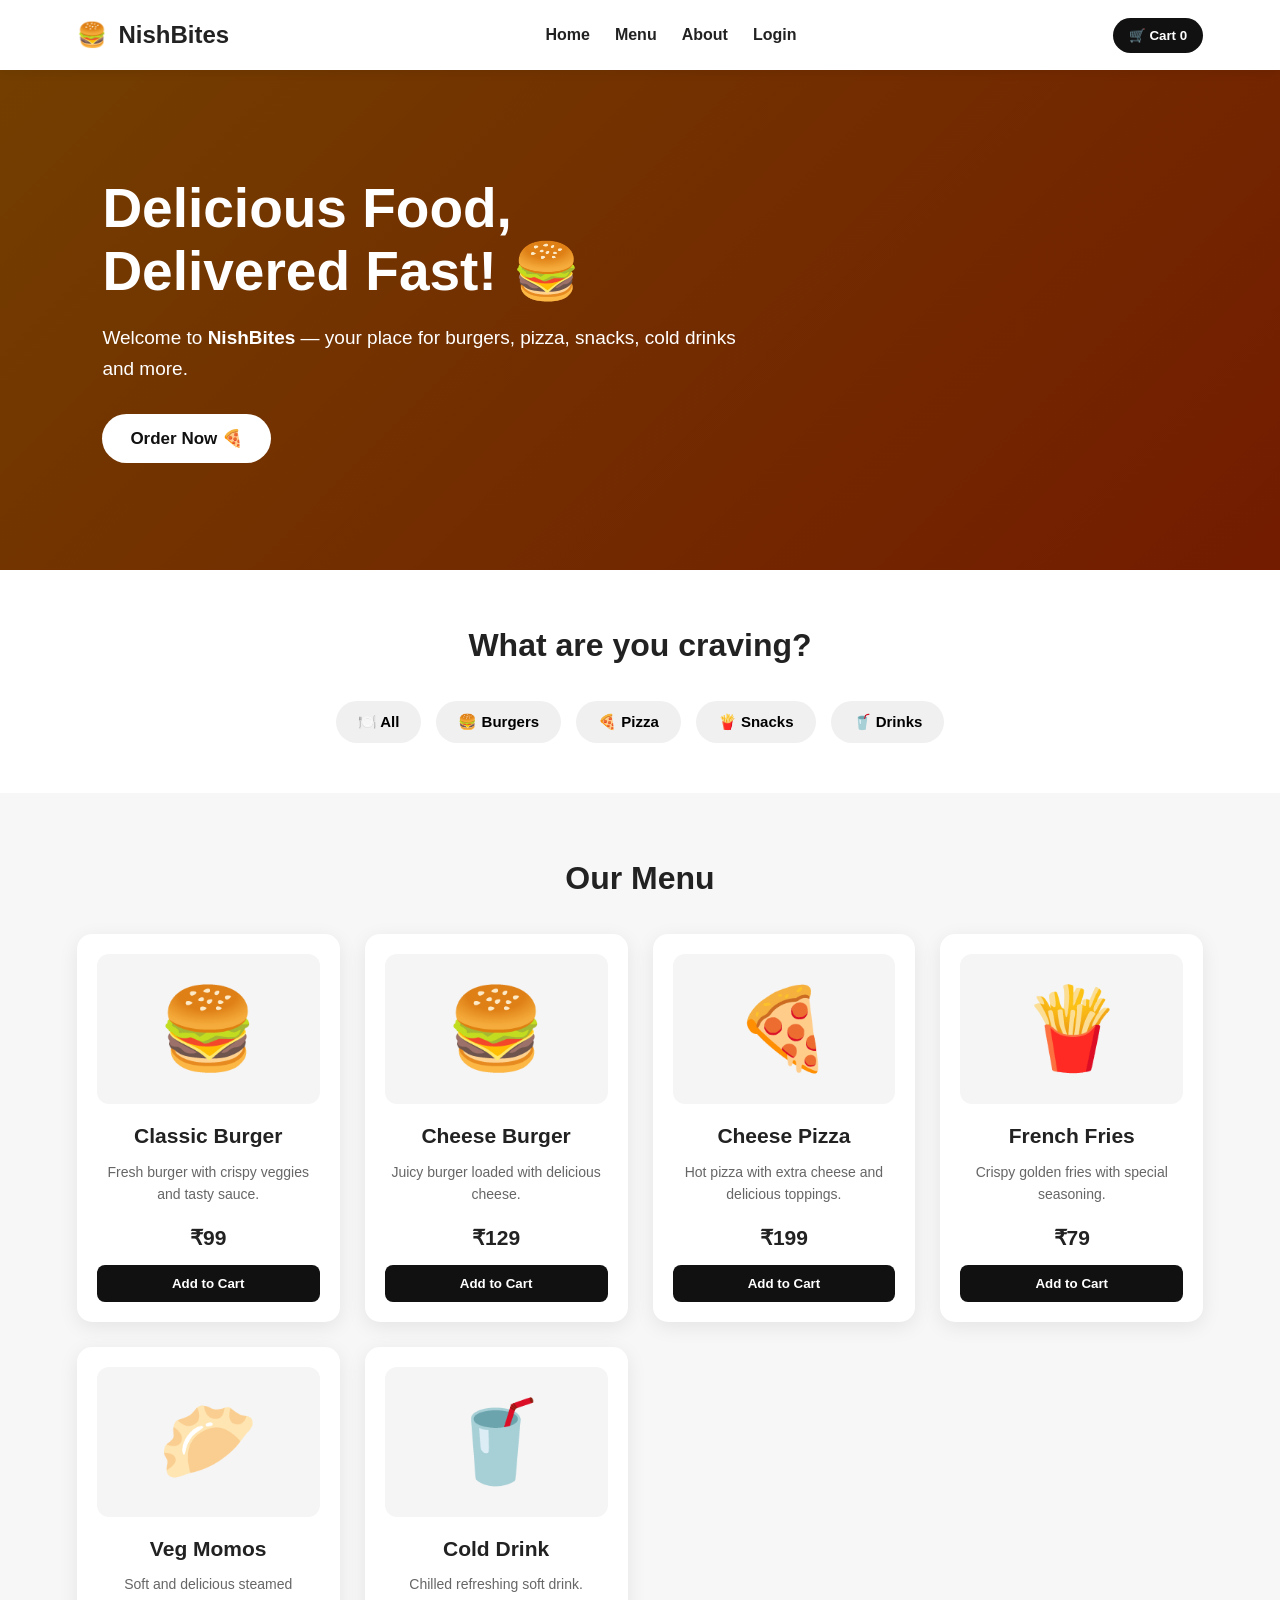
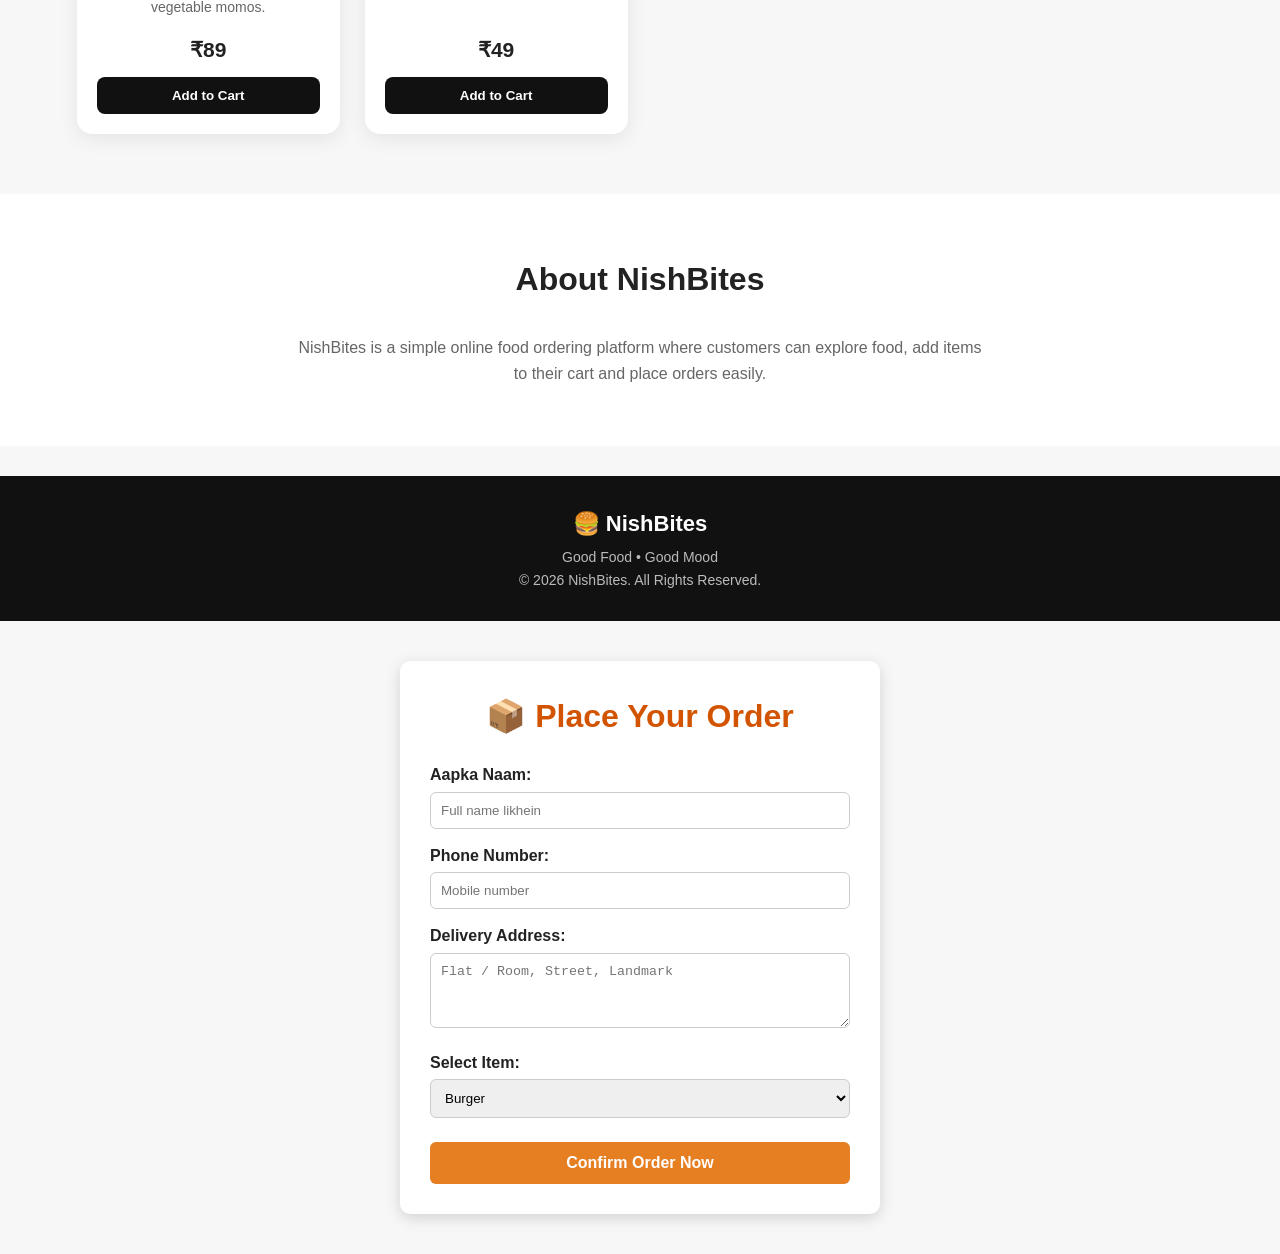
<file: index.html>
<!DOCTYPE html>
<html lang="en">
<head>
    <meta charset="UTF-8">
    <meta name="viewport" content="width=device-width, initial-scale=1.0">

    <title>NishBites - Food & Drinks</title>

    <!-- CSS file -->
    <link rel="stylesheet" href="style.css">
</head>

<body>

    <!-- HEADER -->
    <header>
        <div class="logo">
            🍔 <span>NishBites</span>
        </div>

        <nav>
            <a href="index.html">Home</a>
            <a href="#menu">Menu</a>
            <a href="#about">About</a>
            <a href="login.html">Login</a>
        </nav>

        <button class="cart-btn" onclick="showCart()">
            🛒 Cart <span id="cartCount">0</span>
        </button>
    </header>


    <!-- HERO SECTION -->
    <section class="hero">

        <div class="hero-content">
            <h1>Delicious Food,<br>Delivered Fast! 🍔</h1>

            <p>
                Welcome to <strong>NishBites</strong> — your place for
                burgers, pizza, snacks, cold drinks and more.
            </p>

            <button onclick="scrollToMenu()">
                Order Now 🍕
            </button>
        </div>

    </section>


    <!-- CATEGORIES -->
    <section class="categories">

        <h2>What are you craving?</h2>

        <div class="category-container">

            <button onclick="filterFood('all')">
                🍽️ All
            </button>

            <button onclick="filterFood('burger')">
                🍔 Burgers
            </button>

            <button onclick="filterFood('pizza')">
                🍕 Pizza
            </button>

            <button onclick="filterFood('snacks')">
                🍟 Snacks
            </button>

            <button onclick="filterFood('drinks')">
                🥤 Drinks
            </button>

        </div>

    </section>


    <!-- MENU -->
    <section id="menu">

        <h2>Our Menu</h2>

        <div class="menu-container">


            <!-- BURGER -->
            <div class="food-card burger">

                <div class="food-image">
                    🍔
                </div>

                <h3>Classic Burger</h3>

                <p>Fresh burger with crispy veggies and tasty sauce.</p>

                <h4>₹99</h4>

                <button onclick="addToCart('Classic Burger', 99)">
                    Add to Cart
                </button>

            </div>


            <!-- CHEESE BURGER -->
            <div class="food-card burger">

                <div class="food-image">
                    🍔
                </div>

                <h3>Cheese Burger</h3>

                <p>Juicy burger loaded with delicious cheese.</p>

                <h4>₹129</h4>

                <button onclick="addToCart('Cheese Burger', 129)">
                    Add to Cart
                </button>

            </div>


            <!-- PIZZA -->
            <div class="food-card pizza">

                <div class="food-image">
                    🍕
                </div>

                <h3>Cheese Pizza</h3>

                <p>Hot pizza with extra cheese and delicious toppings.</p>

                <h4>₹199</h4>

                <button onclick="addToCart('Cheese Pizza', 199)">
                    Add to Cart
                </button>

            </div>


            <!-- FRENCH FRIES -->
            <div class="food-card snacks">

                <div class="food-image">
                    🍟
                </div>

                <h3>French Fries</h3>

                <p>Crispy golden fries with special seasoning.</p>

                <h4>₹79</h4>

                <button onclick="addToCart('French Fries', 79)">
                    Add to Cart
                </button>

            </div>


            <!-- MOMOS -->
            <div class="food-card snacks">

                <div class="food-image">
                    🥟
                </div>

                <h3>Veg Momos</h3>

                <p>Soft and delicious steamed vegetable momos.</p>

                <h4>₹89</h4>

                <button onclick="addToCart('Veg Momos', 89)">
                    Add to Cart
                </button>

            </div>


            <!-- COLD DRINK -->
            <div class="food-card drinks">

                <div class="food-image">
                    🥤
                </div>

                <h3>Cold Drink</h3>

                <p>Chilled refreshing soft drink.</p>

                <h4>₹49</h4>

                <button onclick="addToCart('Cold Drink', 49)">
                    Add to Cart
                </button>

            </div>


        </div>

    </section>


    <!-- ABOUT -->
    <section id="about" class="about">

        <h2>About NishBites</h2>

        <p>
            NishBites is a simple online food ordering platform where
            customers can explore food, add items to their cart and place
            orders easily.
        </p>

    </section>


    <!-- CART POPUP -->
    <div id="cartBox" class="cart-box">

        <div class="cart-content">

            <button class="close-btn" onclick="closeCart()">
                ✖
            </button>

            <h2>🛒 Your Cart</h2>

            <div id="cartItems">
                <p>Your cart is empty.</p>
            </div>

            <h3>
                Total: ₹<span id="cartTotal">0</span>
            </h3>

            <button onclick="placeOrder()" class="order-btn">
                Place Order
            </button>

        </div>

    </div>


    <!-- FOOTER -->
    <footer>

        <h3>🍔 NishBites</h3>

        <p>Good Food • Good Mood</p>

        <p>© 2026 NishBites. All Rights Reserved.</p>

    </footer>

<!-- Order Form Section -->
<section id="order-form-section" style="padding: 30px; background: #ffffff; max-width: 480px; margin: 40px auto; border-radius: 10px; box-shadow: 0 4px 15px rgba(0,0,0,0.15); font-family: Arial, sans-serif;">
  <h2 style="text-align: center; color: #d35400; margin-bottom: 20px;">📦 Place Your Order</h2>
  
  <form action="/order" method="POST" style="display: flex; flex-direction: column; gap: 14px;">
    <div>
      <label style="display: block; margin-bottom: 4px; font-weight: bold;">Aapka Naam:</label>
      <input type="text" name="name" placeholder="Full name likhein" required style="width: 100%; padding: 10px; border: 1px solid #ccc; border-radius: 6px; box-sizing: border-box;">
    </div>

    <div>
      <label style="display: block; margin-bottom: 4px; font-weight: bold;">Phone Number:</label>
      <input type="tel" name="phone" placeholder="Mobile number" required style="width: 100%; padding: 10px; border: 1px solid #ccc; border-radius: 6px; box-sizing: border-box;">
    </div>

    <div>
      <label style="display: block; margin-bottom: 4px; font-weight: bold;">Delivery Address:</label>
      <textarea name="address" placeholder="Flat / Room, Street, Landmark" required style="width: 100%; padding: 10px; border: 1px solid #ccc; border-radius: 6px; height: 75px; box-sizing: border-box;"></textarea>
    </div>

    <div>
      <label style="display: block; margin-bottom: 4px; font-weight: bold;">Select Item:</label>
      <select name="item" required style="width: 100%; padding: 10px; border: 1px solid #ccc; border-radius: 6px; box-sizing: border-box;">
        <option value="Burger">Burger</option>
        <option value="Pizza">Pizza</option>
        <option value="Cold Drink">Cold Drink</option>
        <option value="Snacks Combo">Snacks Combo</option>
      </select>
    </div>

    <button type="submit" style="padding: 12px; background: #e67e22; color: white; border: none; border-radius: 6px; font-weight: bold; cursor: pointer; font-size: 16px; margin-top: 10px;">
      Confirm Order Now
    </button>
  </form>
</section>
    <!-- JavaScript file -->
    <script src="app.js"></script>

</body>
</html>
</file>
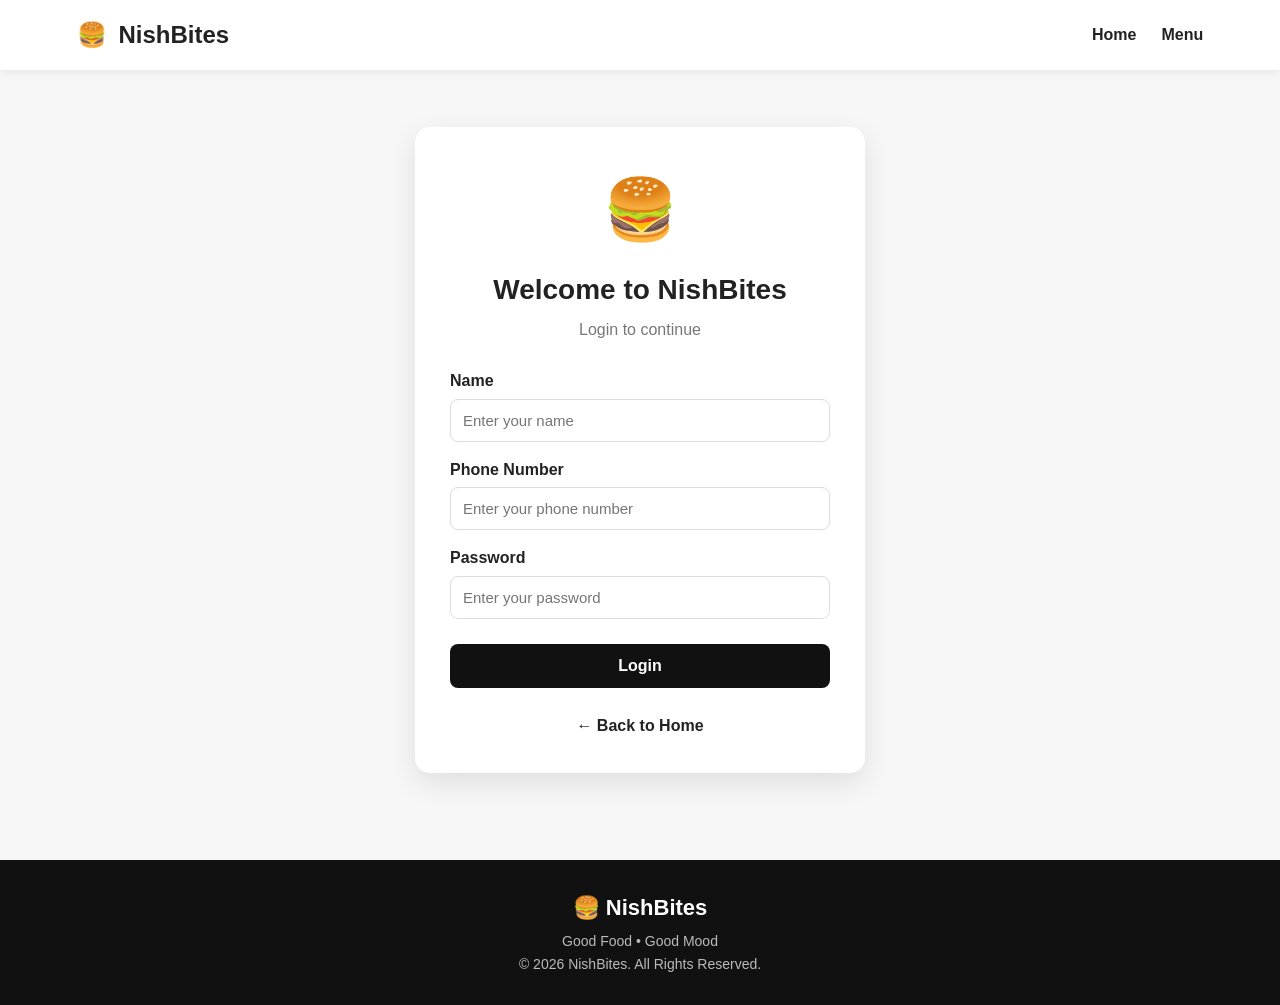
<file: login.html>
<!DOCTYPE html>
<html lang="en">
<head>
    <meta charset="UTF-8">
    <meta name="viewport" content="width=device-width, initial-scale=1.0">

    <title>NishBites - Login</title>

    <link rel="stylesheet" href="style.css">
</head>

<body>

    <!-- HEADER -->
    <header>
        <div class="logo">
            🍔 <span>NishBites</span>
        </div>

        <nav>
            <a href="index.html">Home</a>
            <a href="index.html#menu">Menu</a>
        </nav>
    </header>


    <!-- LOGIN SECTION -->
    <main class="login-page">

        <div class="login-box">

            <div class="login-icon">
                🍔
            </div>

            <h1>Welcome to NishBites</h1>

            <p>Login to continue</p>


            <form onsubmit="loginUser(event)">

                <!-- NAME -->
                <label for="name">
                    Name
                </label>

                <input
                    type="text"
                    id="name"
                    placeholder="Enter your name"
                    required
                >


                <!-- PHONE -->
                <label for="phone">
                    Phone Number
                </label>

                <input
                    type="tel"
                    id="phone"
                    placeholder="Enter your phone number"
                    maxlength="10"
                    required
                >


                <!-- PASSWORD -->
                <label for="password">
                    Password
                </label>

                <input
                    type="password"
                    id="password"
                    placeholder="Enter your password"
                    required
                >


                <!-- LOGIN BUTTON -->
                <button type="submit" class="login-btn">
                    Login
                </button>

            </form>


            <p id="loginMessage"></p>


            <div class="login-links">

                <a href="index.html">
                    ← Back to Home
                </a>

            </div>

        </div>

    </main>


    <!-- FOOTER -->
    <footer>

        <h3>🍔 NishBites</h3>

        <p>Good Food • Good Mood</p>

        <p>© 2026 NishBites. All Rights Reserved.</p>

    </footer>


    <!-- JAVASCRIPT -->
    <script src="app.js"></script>

</body>
</html>
</file>
<file: style.css>
/* =========================================
   NISHBITES - STYLE.CSS
   ========================================= */


/* ---------- GENERAL ---------- */

* {
    margin: 0;
    padding: 0;
    box-sizing: border-box;
}

html {
    scroll-behavior: smooth;
}

body {
    font-family: Arial, Helvetica, sans-serif;
    background: #f7f7f7;
    color: #222;
    line-height: 1.6;
}

a {
    text-decoration: none;
    color: inherit;
}

button {
    border: none;
    cursor: pointer;
}


/* =========================================
   HEADER
   ========================================= */

header {
    width: 100%;
    min-height: 70px;
    padding: 15px 6%;

    display: flex;
    align-items: center;
    justify-content: space-between;

    background: white;

    box-shadow: 0 2px 10px rgba(0, 0, 0, 0.08);

    position: sticky;
    top: 0;
    z-index: 1000;
}


/* LOGO */

.logo {
    font-size: 24px;
    font-weight: bold;
}

.logo span {
    margin-left: 5px;
}


/* NAVIGATION */

nav {
    display: flex;
    gap: 25px;
}

nav a {
    font-weight: 600;
    transition: 0.3s;
}

nav a:hover {
    transform: translateY(-2px);
}


/* CART BUTTON */

.cart-btn {
    padding: 10px 16px;

    border-radius: 25px;

    background: #111;
    color: white;

    font-weight: bold;
}

.cart-btn:hover {
    transform: scale(1.05);
}


/* =========================================
   HERO
   ========================================= */

.hero {
    min-height: 500px;

    display: flex;
    align-items: center;

    padding: 60px 8%;

    background:
        linear-gradient(
            rgba(0, 0, 0, 0.55),
            rgba(0, 0, 0, 0.55)
        ),
        linear-gradient(135deg, #ff8a00, #ff3d00);

    color: white;
}


.hero-content {
    max-width: 650px;
}

.hero h1 {
    font-size: 55px;
    line-height: 1.15;
    margin-bottom: 20px;
}

.hero p {
    font-size: 19px;
    margin-bottom: 30px;
}

.hero button {
    padding: 14px 28px;

    border-radius: 30px;

    background: white;
    color: #111;

    font-size: 17px;
    font-weight: bold;

    transition: 0.3s;
}

.hero button:hover {
    transform: translateY(-3px);
}


/* =========================================
   SECTION HEADINGS
   ========================================= */

section h2 {
    text-align: center;

    font-size: 32px;

    margin-bottom: 30px;
}


/* =========================================
   CATEGORIES
   ========================================= */

.categories {
    padding: 50px 6%;

    background: white;
}

.category-container {
    display: flex;

    justify-content: center;

    gap: 15px;

    flex-wrap: wrap;
}

.category-container button {
    padding: 12px 22px;

    border-radius: 25px;

    background: #f0f0f0;

    font-size: 15px;
    font-weight: bold;

    transition: 0.3s;
}

.category-container button:hover {
    transform: translateY(-3px);
}


/* =========================================
   MENU
   ========================================= */

#menu {
    padding: 60px 6%;
}

.menu-container {
    display: grid;

    grid-template-columns:
        repeat(auto-fit, minmax(240px, 1fr));

    gap: 25px;

    max-width: 1200px;

    margin: auto;
}


/* FOOD CARD */

.food-card {
    background: white;

    border-radius: 15px;

    padding: 20px;

    text-align: center;

    box-shadow:
        0 5px 20px rgba(0, 0, 0, 0.08);

    transition: 0.3s;
}

.food-card:hover {
    transform: translateY(-7px);
}


/* FOOD IMAGE */

.food-image {
    height: 150px;

    display: flex;

    align-items: center;
    justify-content: center;

    font-size: 80px;

    background: #f5f5f5;

    border-radius: 12px;

    margin-bottom: 15px;
}

.food-card h3 {
    font-size: 21px;

    margin-bottom: 8px;
}

.food-card p {
    color: #666;

    font-size: 14px;

    min-height: 50px;
}

.food-card h4 {
    font-size: 21px;

    margin: 10px 0;
}

.food-card button {
    width: 100%;

    padding: 11px;

    border-radius: 8px;

    background: #111;
    color: white;

    font-weight: bold;

    transition: 0.3s;
}

.food-card button:hover {
    transform: scale(1.02);
}


/* =========================================
   ABOUT
   ========================================= */

.about {
    padding: 60px 10%;

    background: white;

    text-align: center;
}

.about p {
    max-width: 700px;

    margin: auto;

    color: #666;
}


/* =========================================
   CART
   ========================================= */

.cart-box {
    display: none;

    position: fixed;

    top: 0;
    left: 0;

    width: 100%;
    height: 100%;

    background: rgba(0, 0, 0, 0.6);

    align-items: center;
    justify-content: center;

    z-index: 2000;
}

.cart-content {
    width: 90%;
    max-width: 500px;

    max-height: 85vh;

    overflow-y: auto;

    background: white;

    padding: 30px;

    border-radius: 15px;

    position: relative;
}

.close-btn {
    position: absolute;

    right: 15px;
    top: 15px;

    background: #eee;

    border-radius: 50%;

    width: 35px;
    height: 35px;
}

.cart-content h2 {
    text-align: left;

    margin-bottom: 20px;
}

.cart-item {
    padding: 15px;

    margin-bottom: 10px;

    background: #f5f5f5;

    border-radius: 8px;
}

.cart-item button {
    float: right;

    padding: 5px 8px;

    border-radius: 5px;
}

.order-btn {
    width: 100%;

    padding: 13px;

    margin-top: 15px;

    background: #111;
    color: white;

    border-radius: 8px;

    font-weight: bold;
}


/* =========================================
   LOGIN PAGE
   ========================================= */

.login-page {
    min-height: calc(100vh - 140px);

    display: flex;

    align-items: center;
    justify-content: center;

    padding: 40px 20px;
}

.login-box {
    width: 100%;
    max-width: 450px;

    background: white;

    padding: 35px;

    border-radius: 15px;

    box-shadow:
        0 10px 30px rgba(0, 0, 0, 0.1);

    text-align: center;
}

.login-icon {
    font-size: 60px;

    margin-bottom: 10px;
}

.login-box h1 {
    font-size: 28px;

    margin-bottom: 5px;
}

.login-box > p {
    color: #777;

    margin-bottom: 25px;
}

.login-box form {
    text-align: left;
}

.login-box label {
    display: block;

    margin-top: 15px;

    margin-bottom: 5px;

    font-weight: bold;
}

.login-box input,
.admin-menu input,
.admin-menu select {
    width: 100%;

    padding: 12px;

    border: 1px solid #ddd;

    border-radius: 8px;

    outline: none;

    font-size: 15px;
}

.login-box input:focus,
.admin-menu input:focus,
.admin-menu select:focus {
    border-color: #555;
}

.login-btn {
    width: 100%;

    padding: 13px;

    margin-top: 25px;

    border-radius: 8px;

    background: #111;

    color: white;

    font-size: 16px;

    font-weight: bold;
}

.login-links {
    margin-top: 20px;
}

.login-links a {
    font-weight: bold;
}


/* =========================================
   ADMIN PAGE
   ========================================= */

.admin-page {
    padding: 50px 6%;

    min-height: calc(100vh - 140px);
}

.admin-page > h1 {
    text-align: center;

    font-size: 35px;

    margin-bottom: 5px;
}

.admin-welcome {
    text-align: center;

    color: #777;

    margin-bottom: 40px;
}


/* DASHBOARD */

.dashboard {
    display: grid;

    grid-template-columns:
        repeat(auto-fit, minmax(200px, 1fr));

    gap: 20px;

    max-width: 1100px;

    margin: auto;

    margin-bottom: 50px;
}

.dashboard-card {
    background: white;

    padding: 25px;

    border-radius: 12px;

    text-align: center;

    box-shadow:
        0 5px 20px rgba(0, 0, 0, 0.07);
}

.dashboard-card h3 {
    margin-bottom: 10px;
}

.dashboard-card p {
    font-size: 30px;

    font-weight: bold;
}


/* ORDERS */

.orders-section {
    max-width: 1200px;

    margin: auto;

    background: white;

    padding: 25px;

    border-radius: 12px;

    margin-bottom: 40px;
}

.orders-section h2 {
    text-align: left;
}

.table-container {
    overflow-x: auto;
}

table {
    width: 100%;

    border-collapse: collapse;

    min-width: 750px;
}

th,
td {
    padding: 12px;

    border-bottom: 1px solid #eee;

    text-align: left;
}

th {
    background: #f5f5f5;
}

td button {
    padding: 7px 10px;

    border-radius: 5px;

    background: #eee;
}

td select {
    padding: 7px;

    border-radius: 5px;

    border: 1px solid #ddd;
}


/* ADD MENU */

.admin-menu {
    max-width: 900px;

    margin: auto;

    background: white;

    padding: 30px;

    border-radius: 12px;

    margin-bottom: 30px;
}

.admin-menu h2 {
    text-align: left;
}

.admin-menu form {
    display: grid;

    grid-template-columns:
        repeat(4, 1fr);

    gap: 12px;
}

.admin-menu button {
    border-radius: 8px;

    background: #111;

    color: white;

    font-weight: bold;
}


/* ADMIN BUTTONS */

.admin-actions {
    display: flex;

    justify-content: center;

    gap: 15px;

    flex-wrap: wrap;

    margin-bottom: 40px;
}

.admin-actions button {
    padding: 12px 20px;

    border-radius: 8px;

    background: #111;

    color: white;

    font-weight: bold;
}


/* =========================================
   FOOTER
   ========================================= */

footer {
    background: #111;

    color: white;

    text-align: center;

    padding: 30px 20px;

    margin-top: 30px;
}

footer h3 {
    font-size: 22px;

    margin-bottom: 5px;
}

footer p {
    color: #bbb;

    font-size: 14px;
}


/* =========================================
   MOBILE RESPONSIVE
   ========================================= */

@media (max-width: 768px) {

    header {
        flex-direction: column;

        gap: 12px;
    }

    nav {
        gap: 15px;

        flex-wrap: wrap;

        justify-content: center;
    }

    .hero {
        min-height: 450px;

        text-align: center;

        justify-content: center;
    }

    .hero h1 {
        font-size: 40px;
    }

    .hero p {
        font-size: 16px;
    }

    .admin-menu form {
        grid-template-columns: 1fr;
    }

    .admin-page > h1 {
        font-size: 28px;
    }
}


@media (max-width: 480px) {

    .hero h1 {
        font-size: 32px;
    }

    section h2 {
        font-size: 26px;
    }

    .login-box {
        padding: 25px 20px;
    }

    .food-image {
        height: 120px;

        font-size: 65px;
    }

}
</file>
